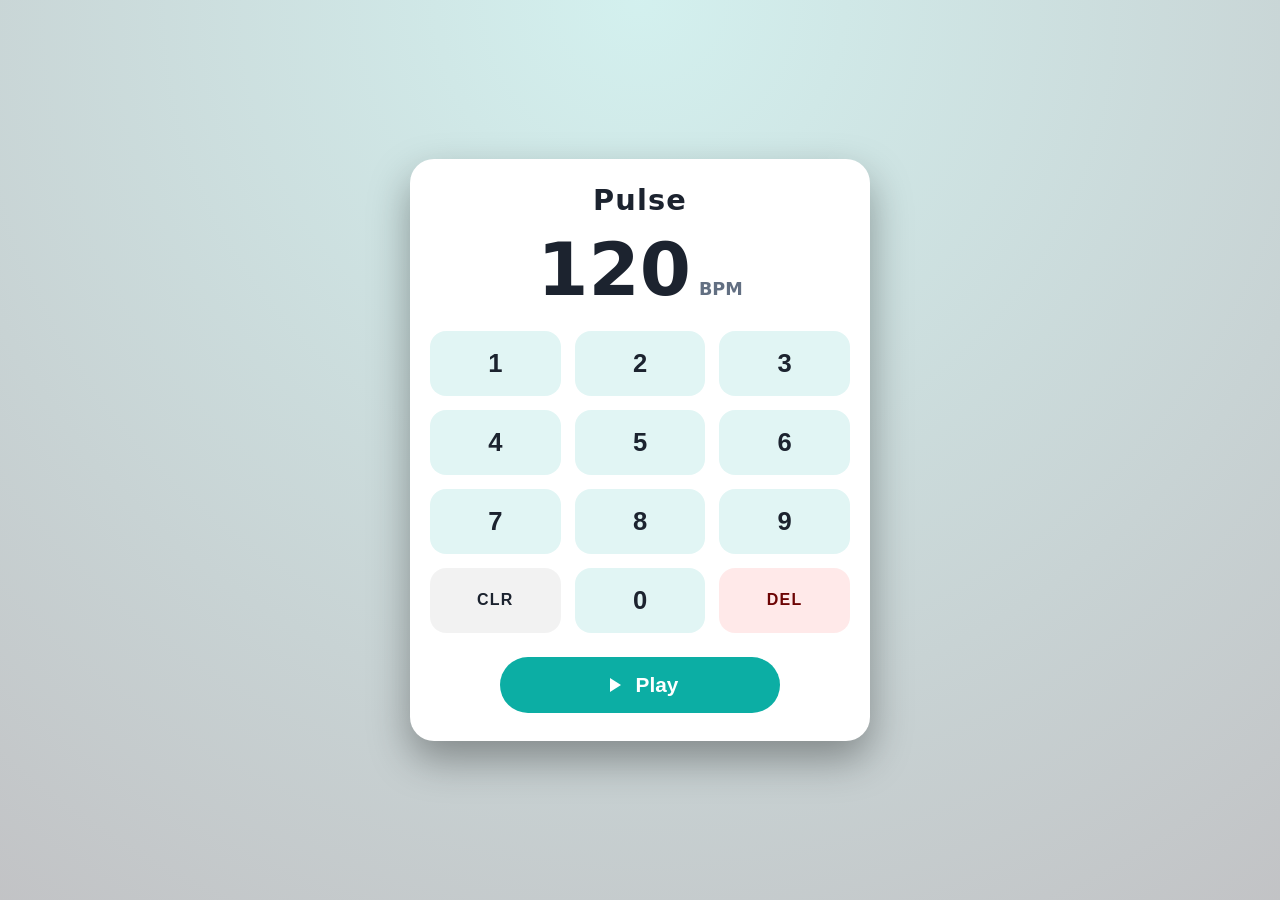
<file: metronome/index.html>
<!DOCTYPE html>
<html lang="en">
<head>
  <meta charset="UTF-8" />
  <meta name="viewport" content="width=device-width, initial-scale=1.0" />
  <title>Mobile Metronome</title>
  <link rel="stylesheet" href="style.css" />
</head>
<body>
  <div class="app">
    <header class="header">
      <h1>Pulse</h1>
      <div class="tempo-display" aria-live="polite" aria-atomic="true">
        <span class="value" id="tempo-value">120</span>
        <span class="unit">BPM</span>
      </div>
    </header>

    <section class="controls" aria-label="Tempo keypad">
      <button data-key="1">1</button>
      <button data-key="2">2</button>
      <button data-key="3">3</button>
      <button data-key="4">4</button>
      <button data-key="5">5</button>
      <button data-key="6">6</button>
      <button data-key="7">7</button>
      <button data-key="8">8</button>
      <button data-key="9">9</button>
      <button class="special" data-key="CLR">CLR</button>
      <button data-key="0">0</button>
      <button class="special danger" data-key="DEL">DEL</button>
    </section>

    <section class="playback">
      <button id="play-toggle" type="button">
        <svg viewBox="0 0 24 24" aria-hidden="true">
          <path id="play-icon" d="M8 5v14l11-7z" />
        </svg>
        <span id="play-label">Play</span>
      </button>
    </section>
  </div>

  <script src="script.js"></script>
</body>
</html>
</file>
<file: metronome/style.css>
:root {
  color-scheme: light dark;
  --bg: #11161f;
  --card: #1d2633;
  --accent: #37c2b1;
  --text: #f6faff;
  --text-subtle: #a9b4c6;
  --danger: #ff6b6b;
  font-family: "Inter", system-ui, -apple-system, BlinkMacSystemFont, "Segoe UI", sans-serif;
}

body {
  margin: 0;
  min-height: 100vh;
  display: flex;
  justify-content: center;
  align-items: center;
  background: radial-gradient(circle at top, rgba(55, 194, 177, 0.25), rgba(17, 22, 31, 0.95));
  color: var(--text);
}

.app {
  width: min(420px, calc(100vw - 32px));
  padding: 24px 20px 28px;
  border-radius: 24px;
  background: var(--card);
  box-shadow: 0 18px 40px rgba(0, 0, 0, 0.35);
  display: grid;
  row-gap: 24px;
}

.header {
  text-align: center;
}

.header h1 {
  margin: 0;
  font-size: 1.8rem;
  letter-spacing: 0.04em;
}

.tempo-display {
  display: flex;
  align-items: baseline;
  justify-content: center;
  column-gap: 8px;
  margin-top: 16px;
  font-weight: 600;
}

.tempo-display span.value {
  font-size: clamp(3.5rem, 12vw, 4.6rem);
  line-height: 1;
  font-variant-numeric: tabular-nums;
}

.tempo-display span.unit {
  font-size: 1.1rem;
  color: var(--text-subtle);
}

.controls {
  display: grid;
  grid-template-columns: repeat(3, 1fr);
  gap: 14px;
}

.controls button {
  appearance: none;
  border: none;
  border-radius: 16px;
  padding: 18px 0;
  font-size: 1.6rem;
  font-weight: 600;
  background: rgba(55, 194, 177, 0.12);
  color: var(--text);
  transition: transform 0.1s ease, background 0.15s ease;
  touch-action: manipulation;
}

.controls button:active {
  transform: translateY(1px) scale(0.98);
}

.controls button.special {
  font-size: 1rem;
  text-transform: uppercase;
  letter-spacing: 0.08em;
  background: rgba(255, 255, 255, 0.08);
}

.controls button.special.danger {
  background: rgba(255, 107, 107, 0.22);
  color: #ffe4e4;
}

.playback {
  display: flex;
  justify-content: center;
}

.playback button {
  width: 100%;
  max-width: 280px;
  border: none;
  border-radius: 999px;
  padding: 16px 18px;
  font-size: 1.3rem;
  font-weight: 600;
  background: var(--accent);
  color: #031310;
  display: flex;
  align-items: center;
  justify-content: center;
  column-gap: 10px;
  transition: transform 0.12s ease, filter 0.15s ease;
  touch-action: manipulation;
}

.playback button:active {
  transform: translateY(1px) scale(0.99);
}

.playback svg {
  width: 24px;
  height: 24px;
  fill: currentColor;
}

@media (prefers-color-scheme: light) {
  :root {
    --bg: #f7f9fc;
    --card: #ffffff;
    --text: #1c232f;
    --text-subtle: #626f82;
    --accent: #0caea4;
  }

  body {
    background: radial-gradient(circle at top, rgba(12, 174, 164, 0.18), rgba(12, 16, 26, 0.25));
  }

  .controls button {
    background: rgba(12, 174, 164, 0.12);
  }

  .controls button.special {
    background: rgba(0, 0, 0, 0.05);
  }

  .controls button.special.danger {
    color: #6d0404;
    background: rgba(255, 107, 107, 0.15);
  }

  .playback button {
    color: white;
  }
}
</file>
